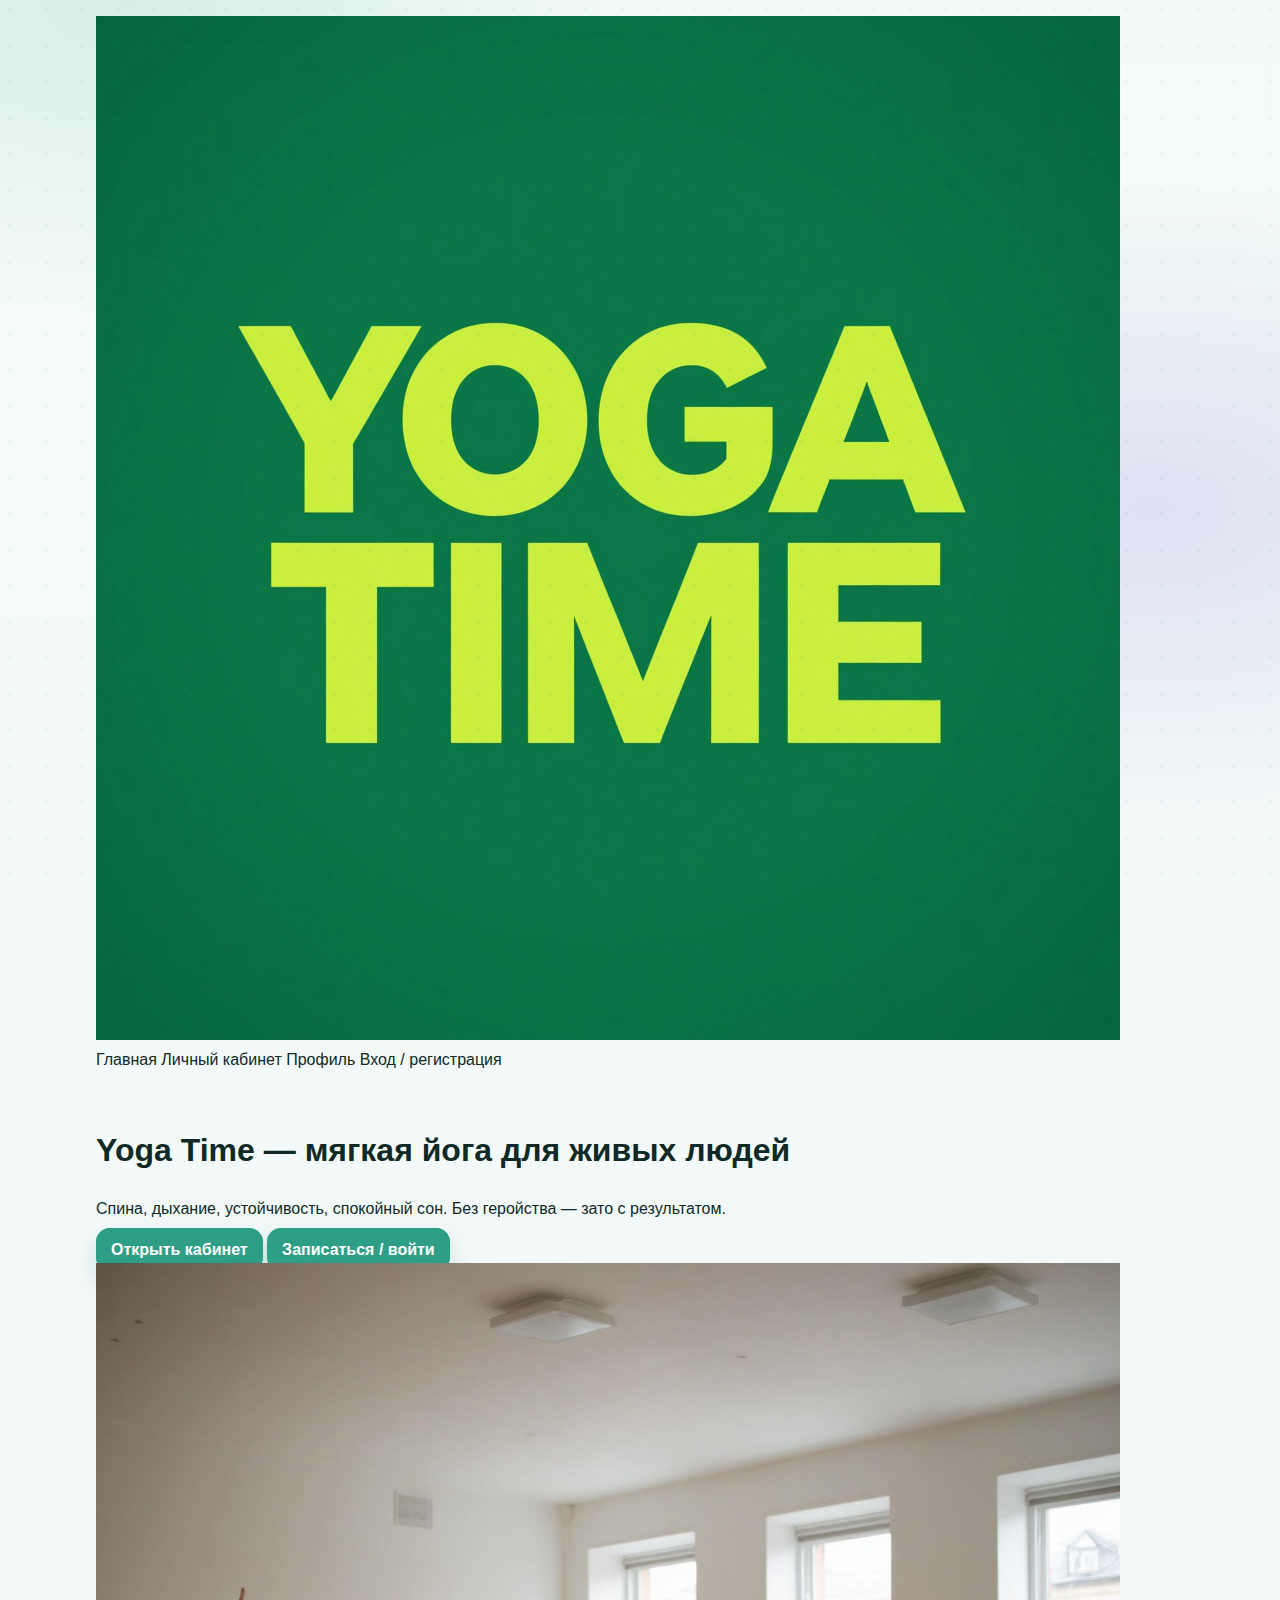
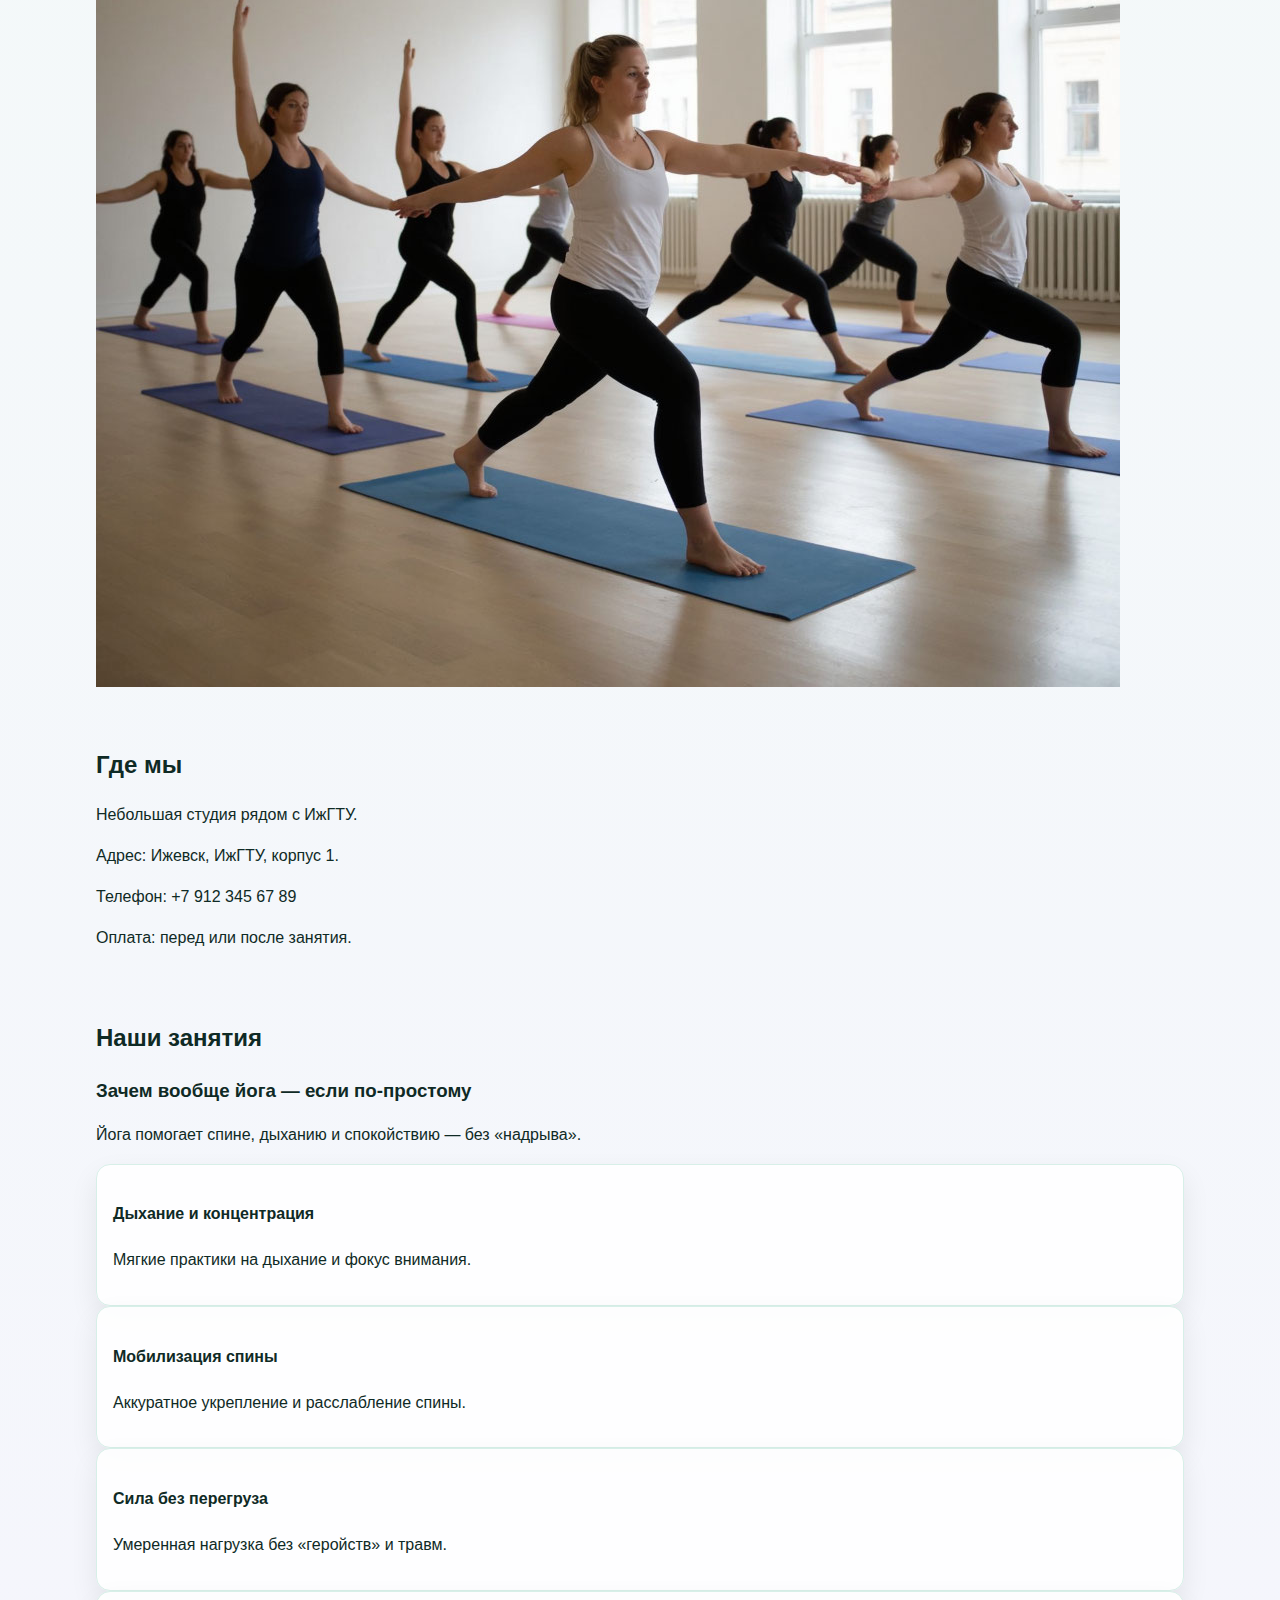
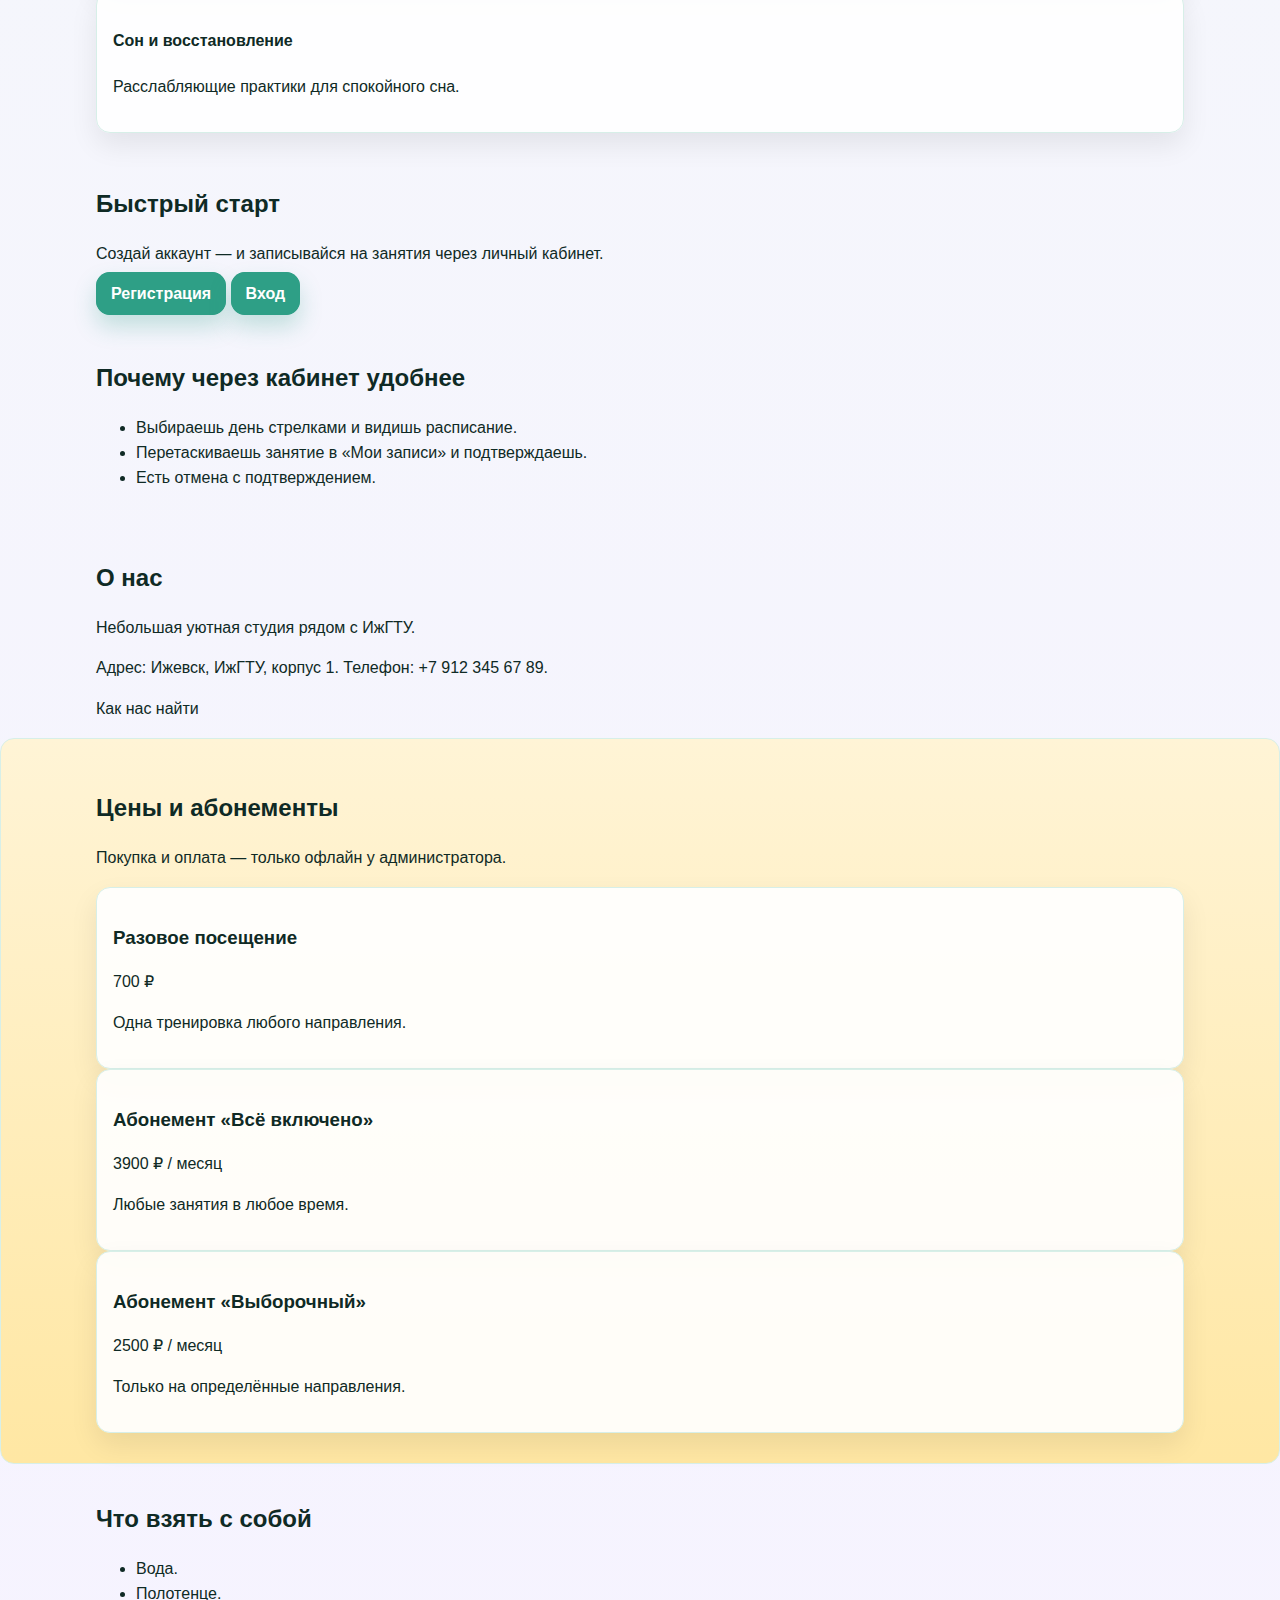
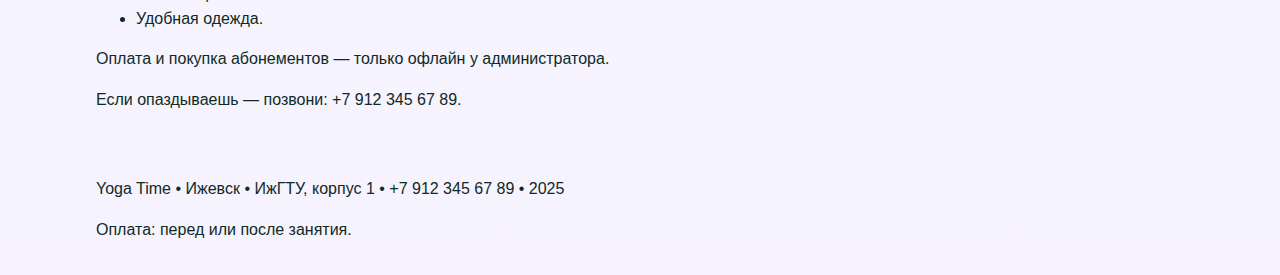
<file: index.html>
<!DOCTYPE html>
<html lang="ru">
<head>
  <meta charset="UTF-8">
  <title>Yoga Time — мягкая йога для живых людей</title>
  <meta name="viewport" content="width=device-width, initial-scale=1">
  <link rel="stylesheet" href="style.css">
</head>
<body class="page page-home">

<header class="site-header">
  <div class="container header-inner">
    <div class="logo">
      <img src="logo.jpg" alt="Yoga Time">
    </div>
    <nav class="main-nav">
      <a href="index.html">Главная</a>
      <a href="account.html">Личный кабинет</a>
      <a href="profile.html">Профиль</a>
      <a href="auth.html">Вход / регистрация</a>
    </nav>
  </div>
</header>

<main>
  <section class="hero">
    <div class="container hero-inner">
      <div class="hero-text">
        <h1>Yoga Time — мягкая йога для живых людей</h1>
        <p>Спина, дыхание, устойчивость, спокойный сон. Без геройства — зато с результатом.</p>
        <div class="hero-actions">
          <a class="btn btn-primary" href="account.html">Открыть кабинет</a>
          <a class="btn btn-outline" href="auth.html">Записаться / войти</a>
        </div>
      </div>
      <div class="hero-media">
        <img src="hero.jpg" alt="Занятия йогой">
      </div>
    </div>
  </section>

  <section class="where">
    <div class="container">
      <h2>Где мы</h2>
      <p>Небольшая студия рядом с ИжГТУ.</p>
      <p>Адрес: Ижевск, ИжГТУ, корпус 1.</p>
      <p>Телефон: +7 912 345 67 89</p>
      <p>Оплата: перед или после занятия.</p>
    </div>
  </section>

  <section class="classes">
    <div class="container">
      <h2>Наши занятия</h2>
      <h3>Зачем вообще йога — если по‑простому</h3>
      <p>Йога помогает спине, дыханию и спокойствию — без «надрыва».</p>
      <div class="cards-grid">
        <article class="card">
          <h4>Дыхание и концентрация</h4>
          <p>Мягкие практики на дыхание и фокус внимания.</p>
        </article>
        <article class="card">
          <h4>Мобилизация спины</h4>
          <p>Аккуратное укрепление и расслабление спины.</p>
        </article>
        <article class="card">
          <h4>Сила без перегруза</h4>
          <p>Умеренная нагрузка без «геройств» и травм.</p>
        </article>
        <article class="card">
          <h4>Сон и восстановление</h4>
          <p>Расслабляющие практики для спокойного сна.</p>
        </article>
      </div>
    </div>
  </section>

  <section class="cta-register">
    <div class="container">
      <h2>Быстрый старт</h2>
      <p>Создай аккаунт — и записывайся на занятия через личный кабинет.</p>
      <div class="cta-actions">
        <a class="btn btn-primary" href="auth.html#register">Регистрация</a>
        <a class="btn btn-outline" href="auth.html#login">Вход</a>
      </div>
    </div>
  </section>

  <section class="why-account">
    <div class="container">
      <h2>Почему через кабинет удобнее</h2>
      <ul class="bullet-list">
        <li>Выбираешь день стрелками и видишь расписание.</li>
        <li>Перетаскиваешь занятие в «Мои записи» и подтверждаешь.</li>
        <li>Есть отмена с подтверждением.</li>
      </ul>
    </div>
  </section>

  <section class="about">
    <div class="container">
      <h2>О нас</h2>
      <p>Небольшая уютная студия рядом с ИжГТУ.</p>
      <p>Адрес: Ижевск, ИжГТУ, корпус 1. Телефон: +7 912 345 67 89.</p>
      <a class="link" href="#">Как нас найти</a>
    </div>
  </section>

  <section class="prices">
    <div class="container">
      <h2>Цены и абонементы</h2>
      <p>Покупка и оплата — только офлайн у администратора.</p>
      <div class="cards-grid prices-grid">
        <article class="card price-card">
          <h3>Разовое посещение</h3>
          <p class="price">700 ₽</p>
          <p>Одна тренировка любого направления.</p>
        </article>
        <article class="card price-card">
          <h3>Абонемент «Всё включено»</h3>
          <p class="price">3900 ₽ / месяц</p>
          <p>Любые занятия в любое время.</p>
        </article>
        <article class="card price-card">
          <h3>Абонемент «Выборочный»</h3>
          <p class="price">2500 ₽ / месяц</p>
          <p>Только на определённые направления.</p>
        </article>
      </div>
    </div>
  </section>

  <section class="what-to-bring">
    <div class="container">
      <h2>Что взять с собой</h2>
      <ul class="bullet-list">
        <li>Вода.</li>
        <li>Полотенце.</li>
        <li>Удобная одежда.</li>
      </ul>
      <p>Оплата и покупка абонементов — только офлайн у администратора.</p>
      <p>Если опаздываешь — позвони: +7 912 345 67 89.</p>
    </div>
  </section>
</main>

<footer class="site-footer">
  <div class="container footer-inner">
    <p>Yoga Time • Ижевск • ИжГТУ, корпус 1 • +7 912 345 67 89 • 2025</p>
    <p>Оплата: перед или после занятия.</p>
  </div>
</footer>


</body>
</html>
</file>
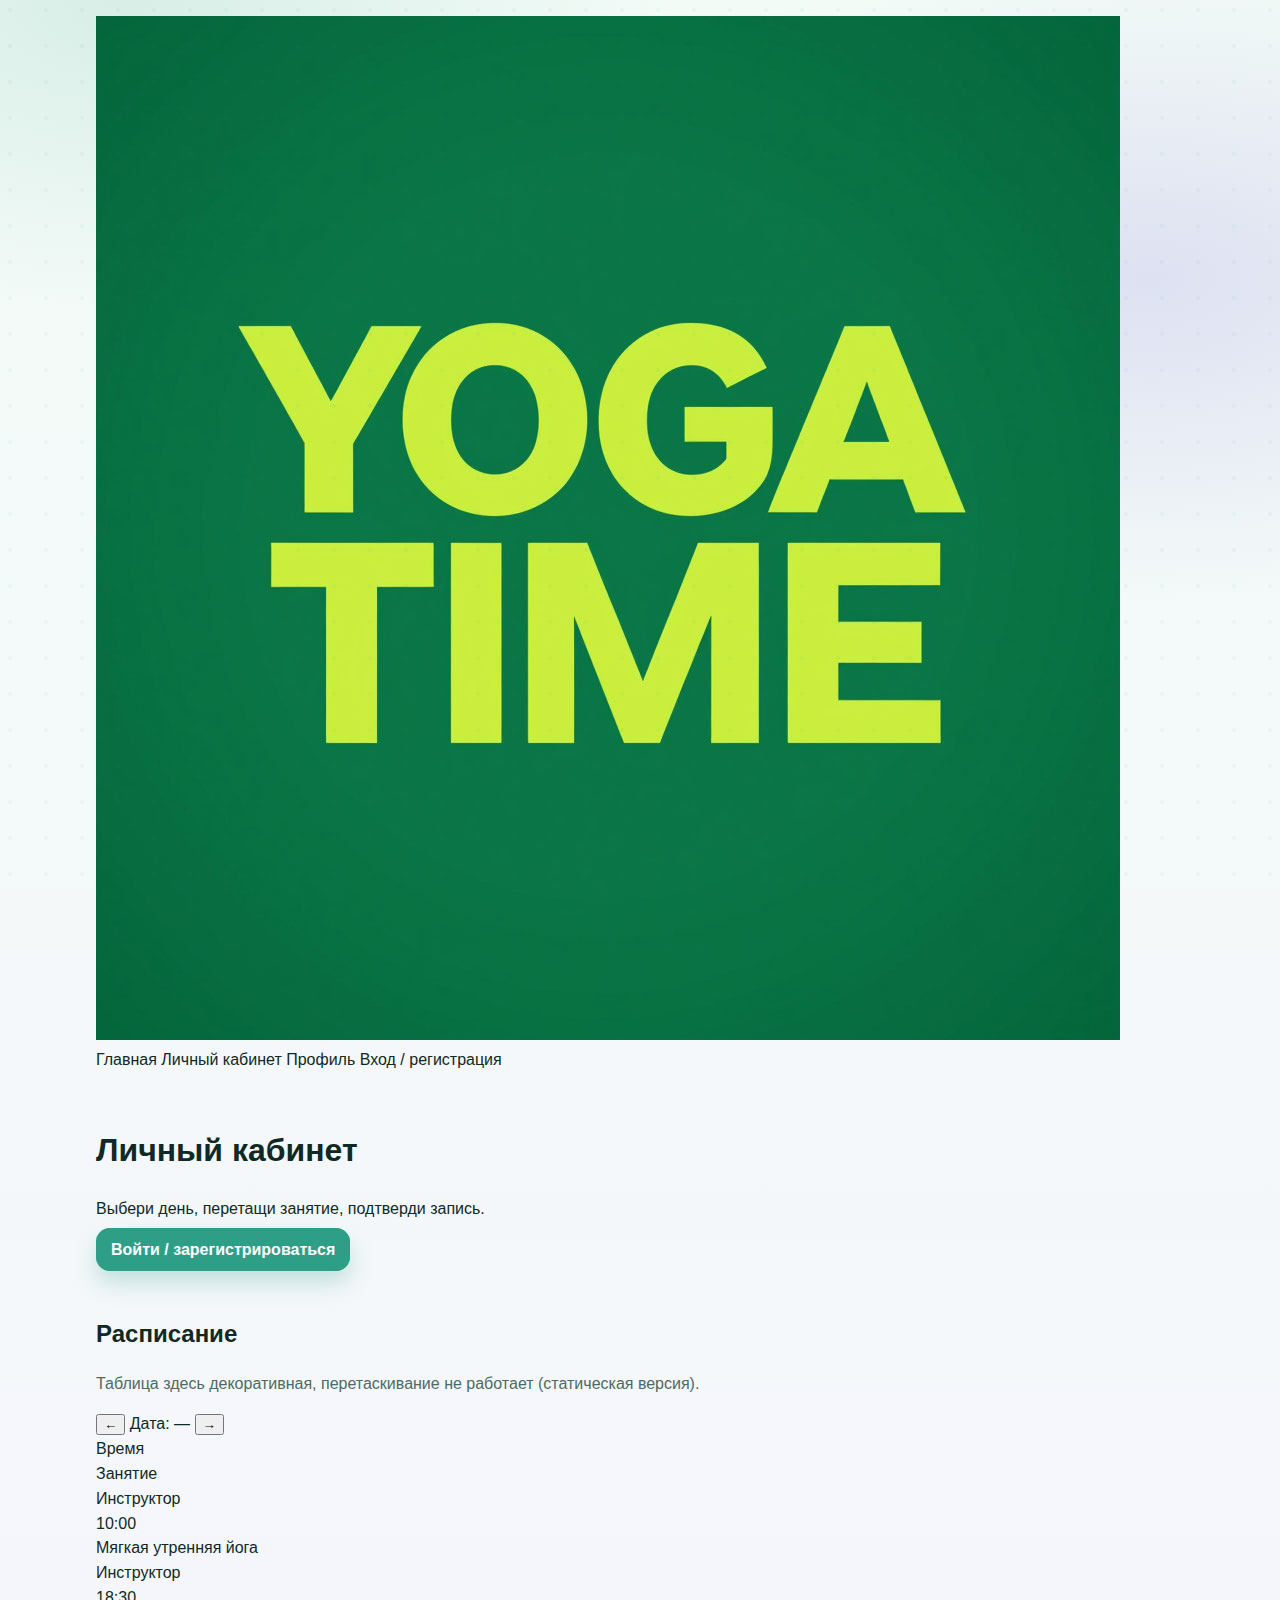
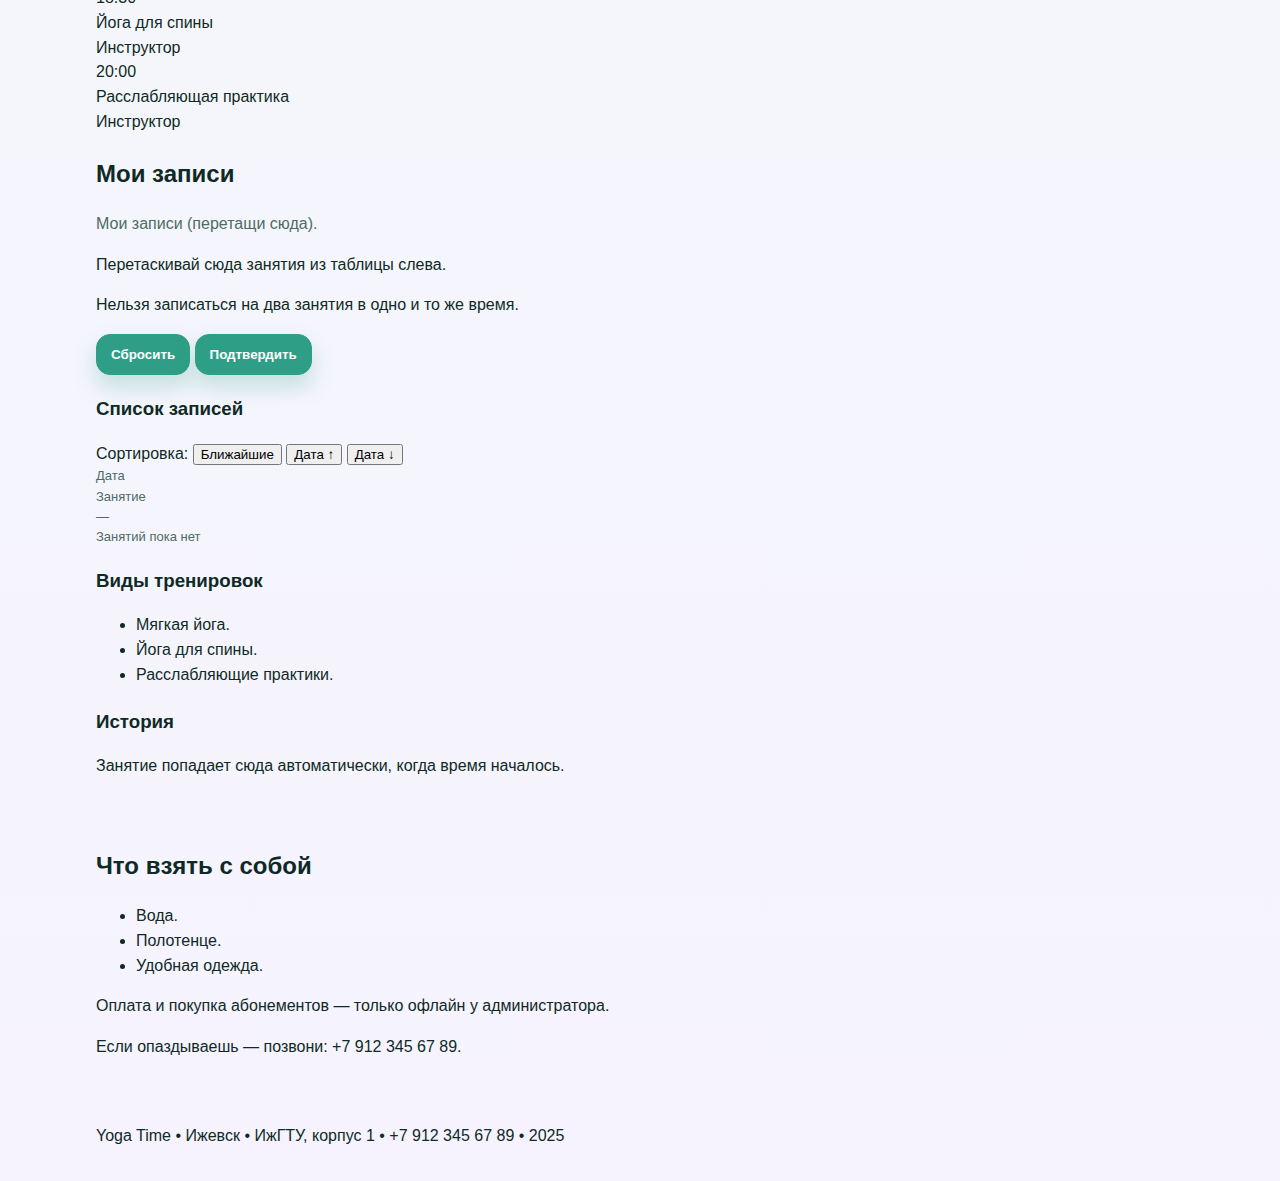
<file: account.html>
<!DOCTYPE html>
<html lang="ru">
<head>
  <meta charset="UTF-8">
  <title>Yoga Time — Личный кабинет</title>
  <meta name="viewport" content="width=device-width, initial-scale=1">
  <link rel="stylesheet" href="style.css">
</head>
<body class="page page-account">

<header class="site-header">
  <div class="container header-inner">
    <div class="logo">
      <img src="logo.jpg" alt="Yoga Time">
    </div>
    <nav class="main-nav">
      <a href="index.html">Главная</a>
      <a href="account.html" class="is-active">Личный кабинет</a>
      <a href="profile.html">Профиль</a>
      <a href="auth.html">Вход / регистрация</a>
    </nav>
  </div>
</header>

<main>
  <section class="account-hero">
    <div class="container">
      <h1>Личный кабинет</h1>
      <p>Выбери день, перетащи занятие, подтверди запись.</p>
      <a class="btn btn-outline" href="auth.html">Войти / зарегистрироваться</a>
    </div>
  </section>

  <section class="schedule-section">
    <div class="container schedule-layout">
      <div class="schedule-table">
        <h2>Расписание</h2>
        <p class="muted">Таблица здесь декоративная, перетаскивание не работает (статическая версия).</p>
        <div class="schedule-calendar">
          <div class="schedule-header">
            <button class="btn-icon" type="button">←</button>
            <span class="schedule-date">Дата: —</span>
            <button class="btn-icon" type="button">→</button>
          </div>
          <div class="schedule-grid fake-table">
            <div class="fake-row fake-head">
              <div>Время</div>
              <div>Занятие</div>
              <div>Инструктор</div>
            </div>
            <div class="fake-row">
              <div>10:00</div>
              <div>Мягкая утренняя йога</div>
              <div>Инструктор</div>
            </div>
            <div class="fake-row">
              <div>18:30</div>
              <div>Йога для спины</div>
              <div>Инструктор</div>
            </div>
            <div class="fake-row">
              <div>20:00</div>
              <div>Расслабляющая практика</div>
              <div>Инструктор</div>
            </div>
          </div>
        </div>
      </div>

      <div class="my-bookings">
        <h2>Мои записи</h2>
        <p class="muted">Мои записи (перетащи сюда).</p>
        <div class="dropzone">
          <p>Перетаскивай сюда занятия из таблицы слева.</p>
          <p class="hint">Нельзя записаться на два занятия в одно и то же время.</p>
        </div>
        <div class="actions-row">
          <button class="btn btn-outline" type="button">Сбросить</button>
          <button class="btn btn-primary" type="button">Подтвердить</button>
        </div>

        <h3>Список записей</h3>
        <div class="sorting">
          <span>Сортировка:</span>
          <button class="tag is-active" type="button">Ближайшие</button>
          <button class="tag" type="button">Дата ↑</button>
          <button class="tag" type="button">Дата ↓</button>
        </div>
        <div class="fake-table small">
          <div class="fake-row fake-head">
            <div>Дата</div>
            <div>Занятие</div>
          </div>
          <div class="fake-row">
            <div>—</div>
            <div>Занятий пока нет</div>
          </div>
        </div>

        <h3>Виды тренировок</h3>
        <ul class="bullet-list">
          <li>Мягкая йога.</li>
          <li>Йога для спины.</li>
          <li>Расслабляющие практики.</li>
        </ul>

        <h3>История</h3>
        <p>Занятие попадает сюда автоматически, когда время началось.</p>
      </div>
    </div>
  </section>

  <section class="what-to-bring">
    <div class="container">
      <h2>Что взять с собой</h2>
      <ul class="bullet-list">
        <li>Вода.</li>
        <li>Полотенце.</li>
        <li>Удобная одежда.</li>
      </ul>
      <p>Оплата и покупка абонементов — только офлайн у администратора.</p>
      <p>Если опаздываешь — позвони: +7 912 345 67 89.</p>
    </div>
  </section>
</main>

<footer class="site-footer">
  <div class="container footer-inner">
    <p>Yoga Time • Ижевск • ИжГТУ, корпус 1 • +7 912 345 67 89 • 2025</p>
  </div>
</footer>

<script src="app.js"></script>
</body>
</html>
</file>
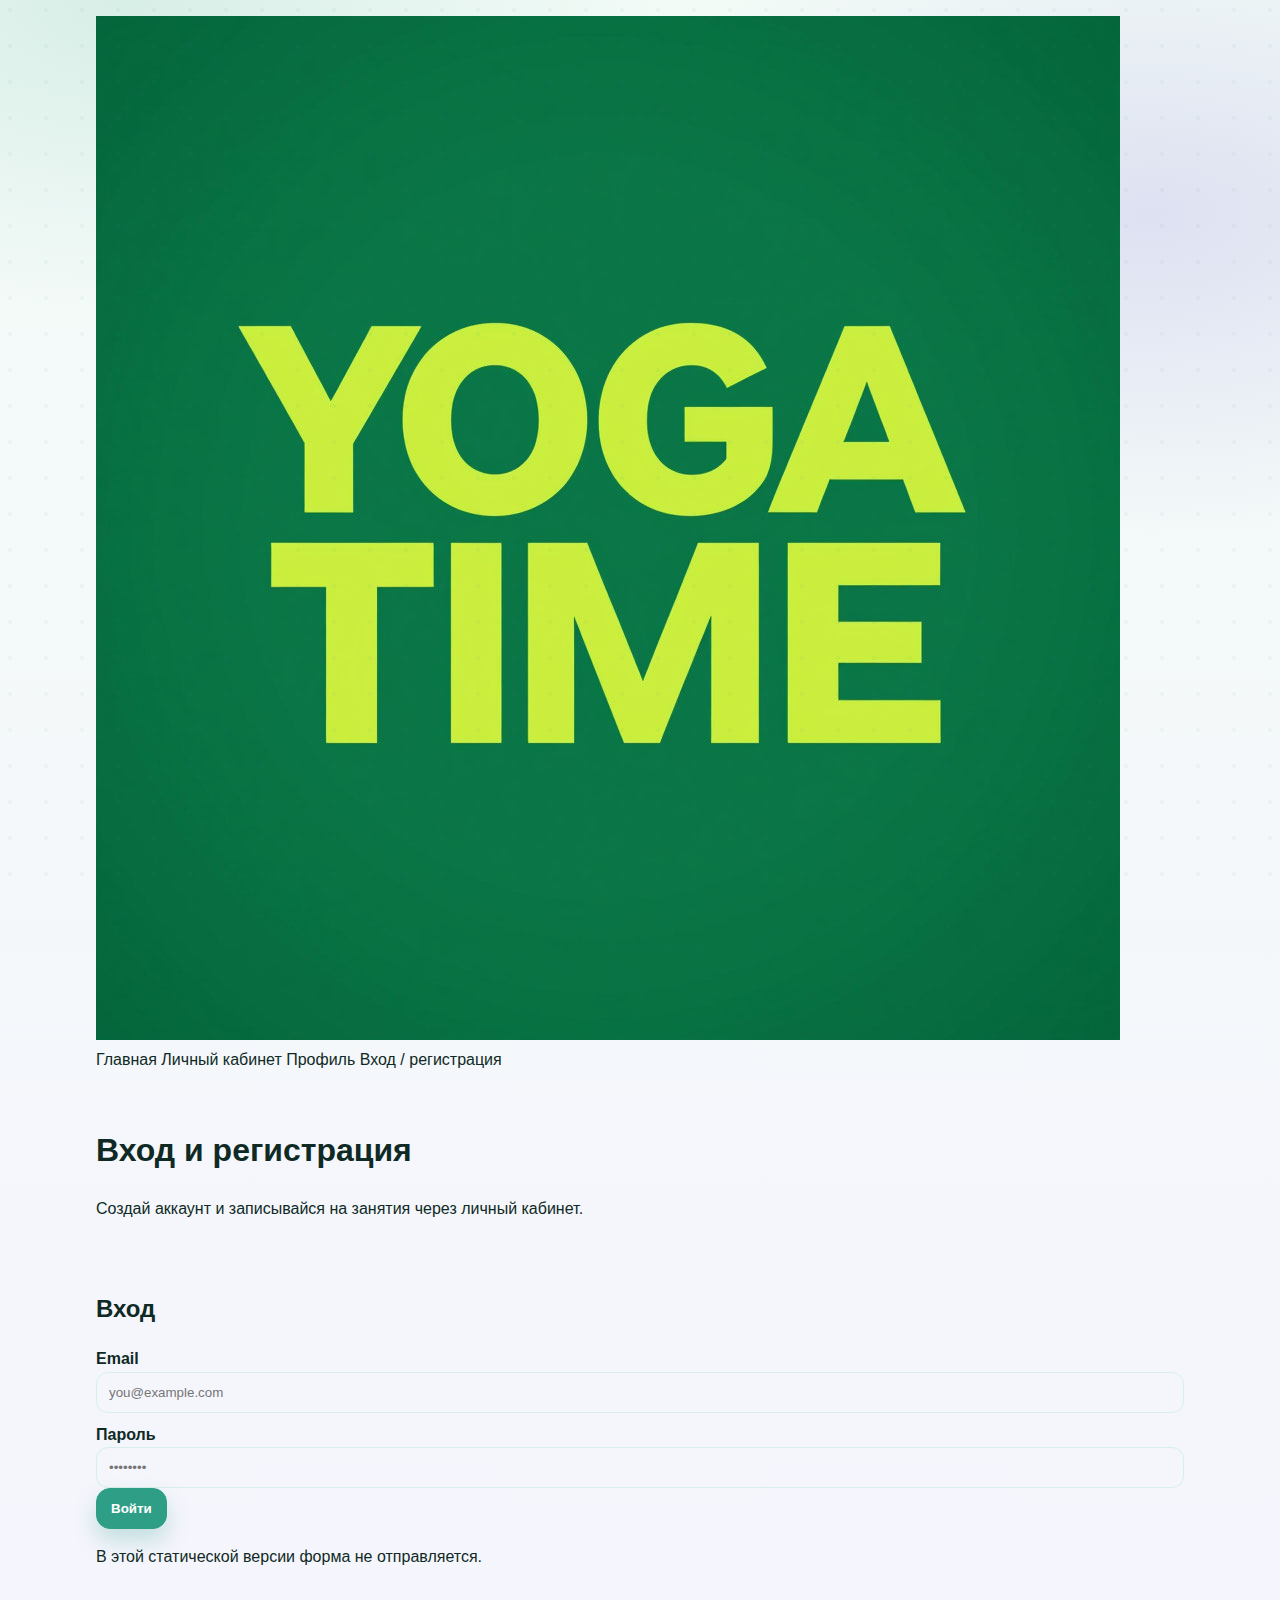
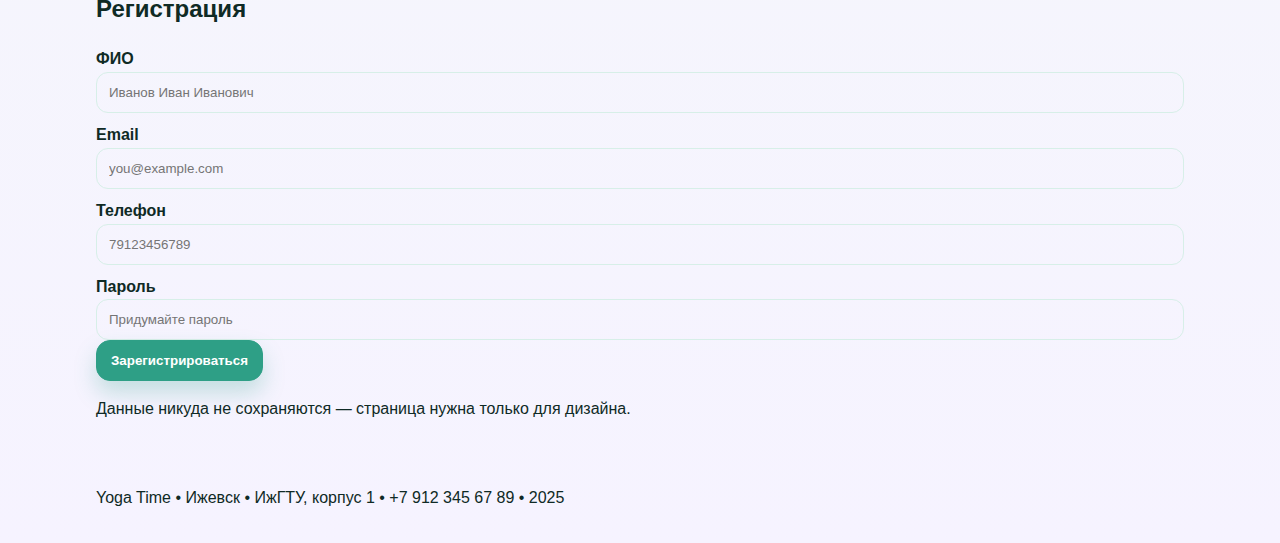
<file: auth.html>
<!DOCTYPE html>
<html lang="ru">
<head>
  <meta charset="UTF-8">
  <title>Yoga Time — Вход и регистрация</title>
  <meta name="viewport" content="width=device-width, initial-scale=1">
  <link rel="stylesheet" href="style.css">
</head>
<body class="page page-auth">

<header class="site-header">
  <div class="container header-inner">
    <div class="logo">
      <img src="logo.jpg" alt="Yoga Time">
    </div>
    <nav class="main-nav">
      <a href="index.html">Главная</a>
      <a href="account.html">Личный кабинет</a>
      <a href="profile.html">Профиль</a>
      <a href="auth.html" class="is-active">Вход / регистрация</a>
    </nav>
  </div>
</header>

<main>
  <section class="auth-hero">
    <div class="container">
      <h1>Вход и регистрация</h1>
      <p>Создай аккаунт и записывайся на занятия через личный кабинет.</p>
    </div>
  </section>

  <section class="auth-forms">
    <div class="container auth-grid">

      <div id="login" class="auth-block">
        <h2>Вход</h2>
        <form class="form" autocomplete="off">
          <label class="form-field">
            <span>Email</span>
            <input type="email" placeholder="you@example.com">
          </label>
          <label class="form-field">
            <span>Пароль</span>
            <input type="password" placeholder="••••••••">
          </label>
          <div class="form-footer">
            <button class="btn btn-primary" type="button">Войти</button>
          </div>
          <p class="form-hint">В этой статической версии форма не отправляется.</p>
        </form>
      </div>

      <div id="register" class="auth-block">
        <h2>Регистрация</h2>
        <form class="form" autocomplete="off">
          <label class="form-field">
            <span>ФИО</span>
            <input type="text" placeholder="Иванов Иван Иванович">
          </label>
          <label class="form-field">
            <span>Email</span>
            <input type="email" placeholder="you@example.com">
          </label>
          <label class="form-field">
            <span>Телефон</span>
            <input type="tel" placeholder="79123456789">
          </label>
          <label class="form-field">
            <span>Пароль</span>
            <input type="password" placeholder="Придумайте пароль">
          </label>
          <div class="form-footer">
            <button class="btn btn-primary" type="button">Зарегистрироваться</button>
          </div>
          <p class="form-hint">Данные никуда не сохраняются — страница нужна только для дизайна.</p>
        </form>
      </div>

    </div>
  </section>
</main>

<footer class="site-footer">
  <div class="container footer-inner">
    <p>Yoga Time • Ижевск • ИжГТУ, корпус 1 • +7 912 345 67 89 • 2025</p>
  </div>
</footer>

<script src="app.js"></script>
</body>
</html>
</file>
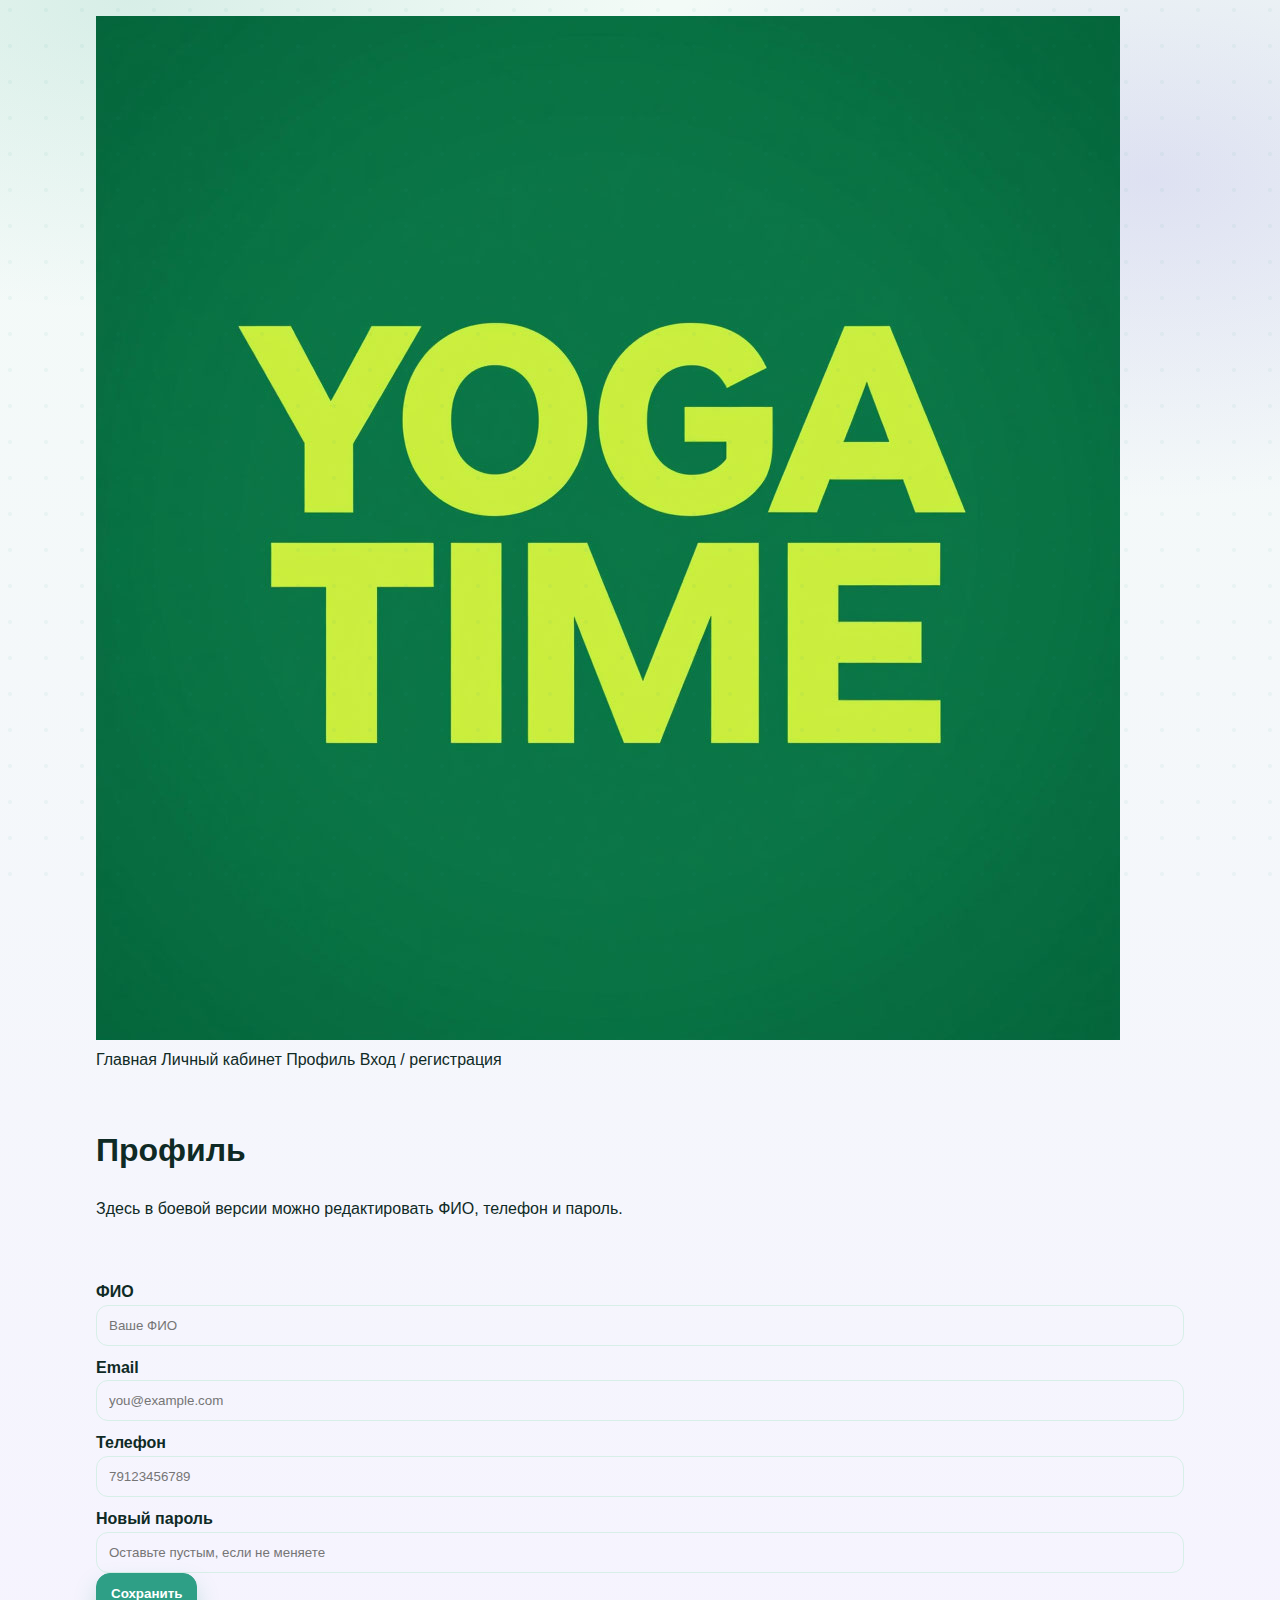
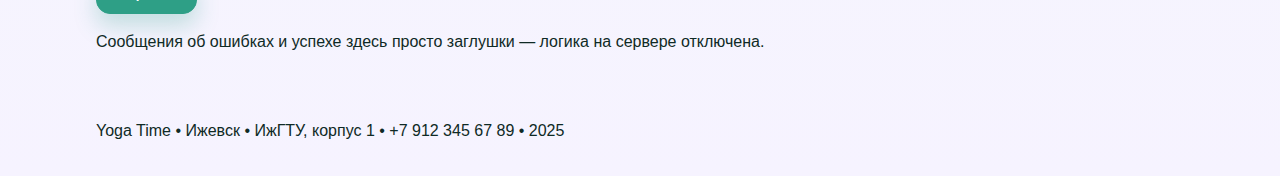
<file: profile.html>
<!DOCTYPE html>
<html lang="ru">
<head>
  <meta charset="UTF-8">
  <title>Yoga Time — Профиль</title>
  <meta name="viewport" content="width=device-width, initial-scale=1">
  <link rel="stylesheet" href="style.css">
</head>
<body class="page page-profile">

<header class="site-header">
  <div class="container header-inner">
    <div class="logo">
      <img src="logo.jpg" alt="Yoga Time">
    </div>
    <nav class="main-nav">
      <a href="index.html">Главная</a>
      <a href="account.html">Личный кабинет</a>
      <a href="profile.html" class="is-active">Профиль</a>
      <a href="auth.html">Вход / регистрация</a>
    </nav>
  </div>
</header>

<main>
  <section class="profile-hero">
    <div class="container">
      <h1>Профиль</h1>
      <p>Здесь в боевой версии можно редактировать ФИО, телефон и пароль.</p>
    </div>
  </section>

  <section class="profile-form-section">
    <div class="container">
      <form class="form profile-form" autocomplete="off">
        <label class="form-field">
          <span>ФИО</span>
          <input type="text" placeholder="Ваше ФИО">
        </label>

        <label class="form-field">
          <span>Email</span>
          <input type="email" placeholder="you@example.com">
        </label>

        <label class="form-field">
          <span>Телефон</span>
          <input type="tel" placeholder="79123456789">
        </label>

        <label class="form-field">
          <span>Новый пароль</span>
          <input type="password" placeholder="Оставьте пустым, если не меняете">
        </label>

        <div class="form-footer">
          <button class="btn btn-primary" type="button">Сохранить</button>
        </div>

        <p class="form-hint">Сообщения об ошибках и успехе здесь просто заглушки — логика на сервере отключена.</p>
      </form>
    </div>
  </section>
</main>

<footer class="site-footer">
  <div class="container footer-inner">
    <p>Yoga Time • Ижевск • ИжГТУ, корпус 1 • +7 912 345 67 89 • 2025</p>
  </div>
</footer>

<script src="app.js"></script>
</body>
</html>
</file>
<file: style.css>
:root{
  --bg1:#f3fbf7;
  --bg2:#f6f3ff;
  --card:#ffffff;
  --text:#0f2a25;
  --muted:#4c6b65;
  --accent:#2e9f86;
  --accent2:#6b5bd1;
  --line:#d7efe8;
  --shadow: 0 12px 28px rgba(0,0,0,.08);
  --radius: 14px;
  --danger:#d92a4b;
  --dangerBg: rgba(217,42,75,.12);
  --mint:#eafff7;
  --mint2:#d7ffef;

  --gold:#fff4d6;
  --gold2:#ffe7a3;

  --dropBg: color-mix(in oklab, var(--accent) 7%, var(--card));
  --dropLine: color-mix(in oklab, var(--accent) 42%, var(--line));
}
:root[data-theme="dark"]{
  --bg1:#0c1615;
  --bg2:#0f1020;
  --card:#141f1e;
  --text:#e8f6f3;
  --muted:#a7c3bd;
  --accent:#47c6aa;
  --accent2:#a59bff;
  --line:#233332;
  --shadow: 0 18px 34px rgba(0,0,0,.35);
  --danger:#ff4f6f;
  --dangerBg: rgba(255,79,111,.14);
  --mint:#0f2622;
  --mint2:#12322c;

  --gold: color-mix(in oklab, #ffffff 10%, var(--card));
  --gold2: color-mix(in oklab, #ffffff 6%, var(--card));

  --dropBg: color-mix(in oklab, #ffffff 6%, var(--card));
  --dropLine: color-mix(in oklab, var(--accent) 45%, var(--line));
}

*{box-sizing:border-box}
body{
  margin:0;
  font-family:'Nunito', Arial, sans-serif;
  color:var(--text);
  background:
    radial-gradient(900px 520px at 10% 0%, color-mix(in oklab, var(--accent) 14%, transparent) 0%, transparent 60%),
    radial-gradient(900px 520px at 90% 10%, color-mix(in oklab, var(--accent2) 16%, transparent) 0%, transparent 62%),
    linear-gradient(180deg, var(--bg1), var(--bg2));
  min-height:100vh;
  line-height:1.55;
}
a{color:inherit;text-decoration:none}
.container{max-width:1120px;margin:0 auto;padding:16px}

body::before{
  content:"";
  position:fixed; inset:0;
  pointer-events:none;
  opacity:.55;
  background-image: radial-gradient(circle at 10px 10px, rgba(46,159,134,.10) 2px, transparent 2.2px);
  background-size: 36px 36px;
}

.topbar{
  position:sticky; top:0; z-index:20;
  background: color-mix(in oklab, #ffffff 30%, transparent);
  backdrop-filter: blur(10px);
  border-bottom:1px solid color-mix(in oklab, var(--line) 70%, transparent);
}
:root[data-theme="dark"] .topbar{ background: color-mix(in oklab, #0b0f0f 60%, transparent); }

.nav{
  max-width:1120px;margin:0 auto;padding:12px 16px;
  display:flex;align-items:center;justify-content:space-between;gap:12px;flex-wrap:wrap;
}
.brand{display:flex;align-items:center;gap:10px}
.brand img{
  width:44px;height:44px;object-fit:cover;
  border-radius:12px;
  border:1px solid var(--line);
  background:var(--card);
}
.brand-title{font-weight:900;letter-spacing:.2px}

.links{display:flex;gap:10px;flex-wrap:wrap;align-items:center}
.pill{
  padding:8px 10px;
  border-radius:12px;
  border:1px solid var(--line);
  background: color-mix(in oklab, var(--card) 92%, transparent);
  box-shadow: var(--shadow);
  cursor:pointer;
  display:inline-flex; align-items:center; gap:8px;
  user-select:none;
  color: var(--text);
}
.btn{
  padding:12px 14px;
  border-radius:14px;
  border:1px solid var(--accent);
  background:var(--accent);
  color:#fff;
  font-weight:900;
  cursor:pointer;
  box-shadow: 0 12px 22px color-mix(in oklab, var(--accent) 25%, transparent);
  user-select:none;
}
.btn.ghost{
  background: color-mix(in oklab, var(--card) 75%, transparent);
  border-color: var(--line);
  box-shadow:none;
  color: var(--text);
}
.btn.big{ padding:14px 18px; font-size:16px; border-radius:16px; }
.btn.danger{ border-color: var(--danger); background: var(--danger); box-shadow:none; color:#fff; }

.card{
  background: color-mix(in oklab, var(--card) 92%, transparent);
  border:1px solid var(--line);
  border-radius: var(--radius);
  padding:16px;
  box-shadow: var(--shadow);
}
.grid2{display:flex;gap:14px;flex-wrap:wrap;margin-top:14px}
.col{flex:1;min-width:320px}

.h1{font-size:34px;margin:0 0 10px;line-height:1.15}
.h2{font-size:20px;margin:0 0 8px}
.muted{color:var(--muted)}
.small{font-size:13px;color:var(--muted)}
hr{border:0;border-top:1px solid var(--line);margin:14px 0}

.img-hero{
  width:100%;
  height:320px;
  object-fit:cover;
  border-radius: var(--radius);
  border:1px solid var(--line);
  background:var(--card);
  display:block;
}
.img-tile{
  width:100%;
  height:240px;
  object-fit:cover;
  border-radius: var(--radius);
  border:1px solid var(--line);
  background:var(--card);
  display:block;
}
.gallery{
  display:grid;
  grid-template-columns: repeat(3, 1fr);
  gap:12px;
  margin-top:12px;
}
@media (max-width: 900px){
  .gallery{grid-template-columns:1fr}
  .img-hero{height:240px}
  .img-tile{height:220px}
}

label{display:block;font-weight:900;margin-top:10px}
input{
  width:100%;
  padding:12px 12px;
  border-radius:12px;
  border:1px solid var(--line);
  background:transparent;
  outline:none;
  color: var(--text);
}

.signup-hero{
  padding:18px;
  border-radius: var(--radius);
  border:1px solid var(--line);
  background:
    linear-gradient(135deg,
      color-mix(in oklab, var(--accent) 18%, transparent),
      color-mix(in oklab, var(--accent2) 14%, transparent));
}

.motivation{
  padding:16px;
  border-radius: var(--radius);
  border:1px solid var(--line);
  background:
    linear-gradient(180deg, color-mix(in oklab, var(--accent) 10%, var(--card)), var(--card));
}
.chips{display:flex;gap:10px;flex-wrap:wrap;margin-top:10px}
.chip{
  padding:8px 10px;
  border-radius:999px;
  border:1px solid var(--line);
  background: color-mix(in oklab, var(--accent) 10%, var(--card));
  font-weight:900;
  font-size:13px;
}

/* Исправлено: показываем страницу всегда */
.page{
  display:block;
}
.page.active{
  display:block;
}

.prices{
  border:1px solid var(--line);
  border-radius: var(--radius);
  background: linear-gradient(180deg, var(--gold), var(--gold2));
  padding:14px;
}
.priceGrid{display:flex; gap:12px; flex-wrap:wrap; margin-top:10px}
.priceCard{
  flex:1; min-width:240px;
  border:1px solid var(--line);
  border-radius:16px;
  padding:12px;
  background: color-mix(in oklab, var(--card) 90%, transparent);
}
.priceName{font-weight:900}
.priceVal{font-weight:900;font-size:26px;margin-top:6px}

.cabTop{
  display:flex; align-items:center; justify-content:space-between; gap:12px; flex-wrap:wrap;
  margin-top:14px;
}
.tabs{display:flex;gap:12px;flex-wrap:wrap;margin-top:12px}
.tabbtn{
  padding:16px 18px;
  border:1px solid var(--line);
  background:var(--card);
  border-radius:18px;
  cursor:pointer;
  font-weight:900;
  font-size:17px;
  min-width: 240px;
  text-align:center;
  color: var(--text);
}
.tabbtn.active{
  border-color:var(--accent);
  box-shadow:0 0 0 4px color-mix(in oklab, var(--accent) 20%, transparent);
}
.tab{display:none;margin-top:12px}
.tab.active{display:block}

.dayPickerRow{
  display:flex; align-items:center; gap:14px; flex-wrap:wrap;
}
.arrow{
  width:44px;height:44px;
  border-radius: 14px;
  border:1px solid var(--line);
  background: var(--card);
  box-shadow: var(--shadow);
  display:grid; place-items:center;
  color: color-mix(in oklab, var(--accent2) 60%, var(--muted));
  font-size: 20px;
  cursor:pointer;
  user-select:none;
}
.box{
  width:86px;height:86px;
  border-radius: 18px;
  border:1px solid var(--line);
  background: linear-gradient(135deg, var(--accent), color-mix(in oklab, var(--accent2) 35%, var(--accent)));
  display:grid;
  place-items:center;
  color:#fff;
  font-weight:900;
  font-size: 30px;
  box-shadow: 0 16px 34px rgba(46,159,134,.25);
  user-select:none;
}
.shake-horizontal{ animation: shake-horizontal 0.6s cubic-bezier(0.455, 0.030, 0.515, 0.955) both; }
@keyframes shake-horizontal{
  0%,100%{ transform: translateX(0); }
  20%,60%{ transform: translateX(8px); }
  40%,80%{ transform: translateX(-8px); }
}
.dayMeta{min-width: 240px;}
.dayText{font-weight:900;font-size:18px;margin:0;}

.scheduleWrap{display:flex; gap:14px; flex-wrap:wrap}
.scheduleGrid{
  flex: 1.2;
  min-width: 640px;
  border:1px solid var(--line);
  border-radius: var(--radius);
  background: color-mix(in oklab, var(--card) 92%, transparent);
  overflow:hidden;
}
@media (max-width: 1000px){ .scheduleGrid{min-width: 100%} }

.grid{display:grid;grid-template-columns: 110px repeat(3, 1fr);}
.cell{
  border-right:1px solid var(--line);
  border-bottom:1px solid var(--line);
  padding:10px;
  min-height:70px;
  display:flex;
  align-items:center;
  justify-content:center;
  text-align:center;
}
.head{font-weight:900; background: color-mix(in oklab, var(--accent2) 10%, var(--card));}
.time{font-weight:900; color:var(--muted)}
.slot{background: color-mix(in oklab, var(--accent) 8%, var(--card));}

.lesson{
  width:100%;
  border:1px solid var(--line);
  background: var(--card);
  border-radius: 12px;
  padding:8px;
  cursor:grab;
  box-shadow: 0 10px 18px rgba(0,0,0,.08);
  user-select:none;
}
.lesson:active{cursor:grabbing}
.lesson small{display:block; color:var(--muted); font-weight:700; margin-top:2px}

.myBox{
  flex: 0.8;
  min-width: 320px;
  border:1px solid var(--line);
  border-radius: var(--radius);
  background: color-mix(in oklab, var(--card) 92%, transparent);
  padding:12px;
}
.dropZone{
  border:1px dashed color-mix(in oklab, var(--line) 75%, transparent);
  border-radius: 14px;
  padding:10px;
  min-height:120px;
  background: color-mix(in oklab, var(--card) 85%, transparent);
}
.record{
  border:1px solid var(--line);
  border-radius: 14px;
  padding:10px;
  background: var(--card);
  margin-top:10px;
  display:flex; align-items:flex-start; justify-content:space-between; gap:10px;
}
.recordMain{min-width:0}
.basket{
  width:28px; height:28px;
  display:inline-grid; place-items:center;
  border-radius: 10px;
  border:1px solid color-mix(in oklab, var(--danger) 55%, var(--line));
  background: var(--dangerBg);
  color: var(--danger);
  cursor:pointer;
  user-select:none;
  font-size: 16px;
  flex: 0 0 auto;
}

.actionsRow{display:flex; justify-content:space-between; align-items:center; gap:10px; flex-wrap:wrap;}
.actionsRight{display:flex; gap:10px; flex-wrap:wrap; align-items:center}

.dropHint{
  border:1px dashed var(--dropLine);
  background: var(--dropBg);
  border-radius: 14px;
  padding:12px;
  min-height: 84px;
  display:flex;
  flex-direction:column;
  justify-content:center;
  gap:6px;
  transition: transform .2s ease, opacity .2s ease;
}
.dropHintTitle{ font-weight:900; font-size:16px; }
.dropHint.bottom{ opacity:.95; transform: translateY(10px); }

.kit{
  background: linear-gradient(180deg, var(--mint), var(--mint2));
  border:1px solid color-mix(in oklab, var(--accent) 25%, var(--line));
  border-radius: var(--radius);
  padding:14px;
}
.kitItem{
  background: color-mix(in oklab, var(--accent) 12%, var(--card));
  border:1px solid color-mix(in oklab, var(--accent) 35%, var(--line));
  border-radius: 14px;
  padding:12px;
  margin-top:10px;
  font-weight:900;
}

.sortBar{
  display:flex; gap:10px; flex-wrap:wrap; align-items:center; justify-content:space-between;
  margin-top:10px; padding:10px;
  border:1px solid var(--line);
  border-radius: 14px;
  background: color-mix(in oklab, var(--card) 88%, transparent);
}
.sortBtns{display:flex; gap:10px; flex-wrap:wrap; align-items:center}
.sortTag{
  padding:8px 10px;
  border-radius: 999px;
  border:1px solid var(--line);
  background: var(--card);
  cursor:pointer;
  font-weight:900;
  user-select:none;
  color: var(--text);
}
.sortTag.active{
  border-color: var(--accent);
  box-shadow:0 0 0 4px color-mix(in oklab, var(--accent) 20%, transparent);
}

.niceDate{ font-weight:800; color: var(--text); margin-top:2px; }
.niceTime{ font-weight:900; color: var(--accent); }

.modal{
  position:fixed; inset:0;
  display:none;
  background: rgba(0,0,0,.45);
  padding:16px;
  z-index:50;
  overflow:auto;
}
.modal.open{display:block}
.modal .panel{
  max-width:980px;
  margin:40px auto;
  background: var(--card);
  border:1px solid var(--line);
  border-radius: var(--radius);
  box-shadow: var(--shadow);
  padding:16px;
  color: var(--text);
}
.modal-head{
  display:flex; align-items:center; justify-content:space-between; gap:10px;
  margin-bottom:8px;
}

.confirm{
  position:fixed; inset:0;
  display:none;
  background: rgba(0,0,0,.55);
  z-index:60;
  padding:16px;
}
.confirm.open{display:block}
.confirm .box{
  max-width:520px;
  width: min(520px, calc(100% - 32px));
  margin: 10vh auto;
  background: var(--card);
  border:1px solid var(--line);
  border-radius: var(--radius);
  box-shadow: var(--shadow);
  padding:16px;
  color: var(--text);
}
#confirmText{ overflow-wrap:anywhere; line-height:1.45; }
.confirm .actions{display:flex; gap:10px; justify-content:flex-end; flex-wrap:wrap; margin-top:12px}

.map-wrap{
  width:618px; max-width:100%;
  border:1px solid var(--line);
  border-radius: var(--radius);
  overflow:hidden;
  background:var(--card);
}
.footer{
  margin-top:16px;
  padding:14px 16px;
  border-top:1px solid var(--line);
  background: color-mix(in oklab, var(--card) 85%, transparent);
}
.footergrid{display:flex;gap:12px;flex-wrap:wrap;justify-content:space-between;align-items:flex-start}

.hide{display:none !important}

.confirm .box{
  max-width: 720px;
  width: min(720px, calc(100% - 32px));
  margin: 8vh auto;
  padding: 24px;
}

#confirmText{
  overflow-wrap: anywhere;
  line-height: 1.55;
  max-height: 40vh;
  overflow: auto;
  padding: 12px 14px;
  background: color-mix(in oklab, var(--card) 92%, transparent);
  border: 1px solid var(--line);
  border-radius: 14px;
}
</file>
